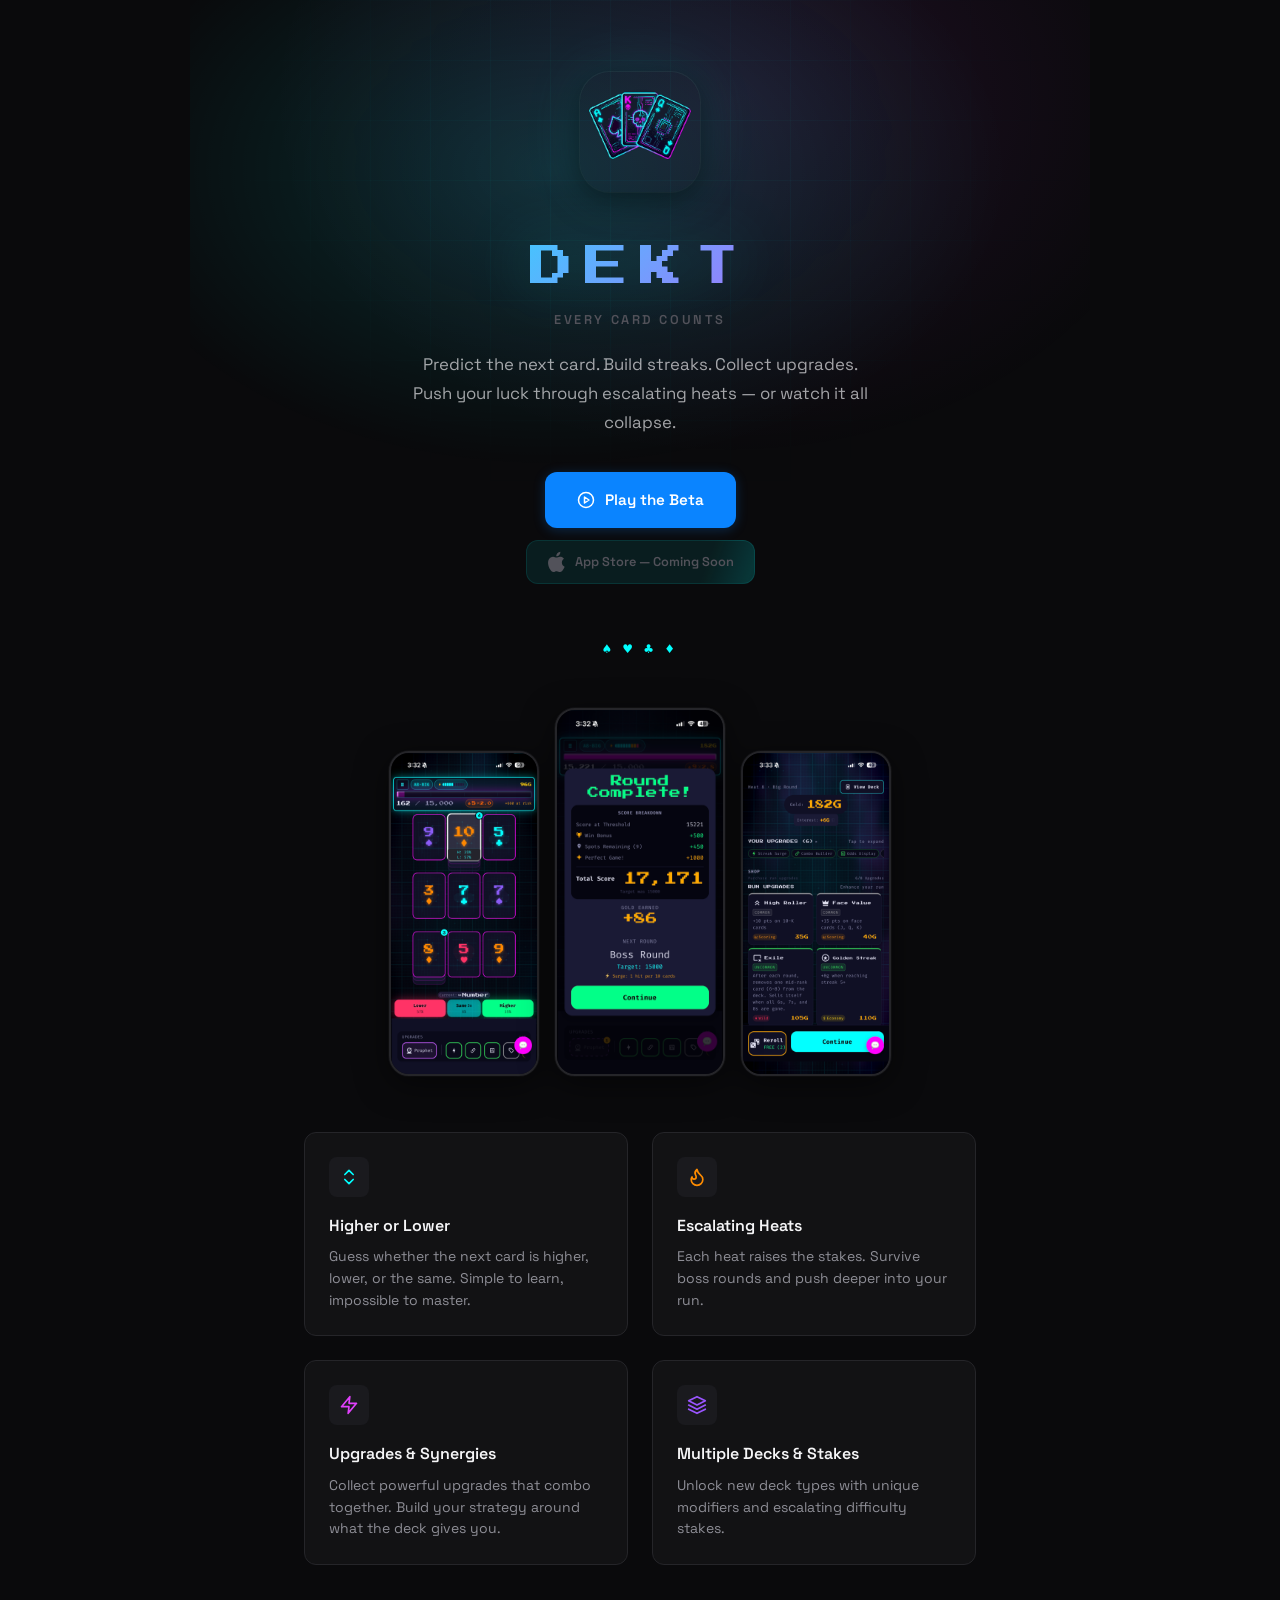
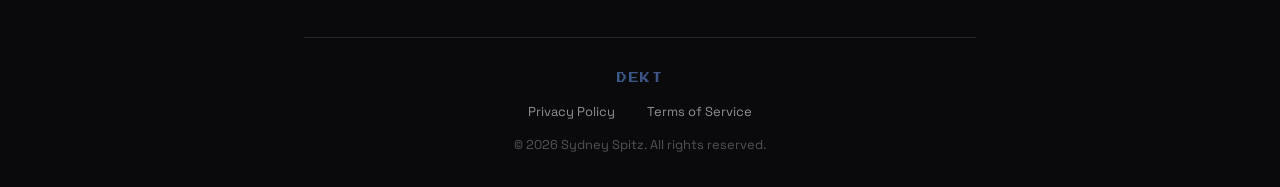
<file: index.html>
<!DOCTYPE html>
<html lang="en">
<head>
  <meta charset="UTF-8">
  <meta name="viewport" content="width=device-width, initial-scale=1.0">
  <title>DEKT — A Roguelike Card Game</title>
  <meta name="description" content="A cyberpunk card prediction roguelike. Draw cards, build streaks, collect upgrades, and push your luck through escalating heats.">
  <meta property="og:title" content="DEKT — A Roguelike Card Game">
  <meta property="og:description" content="A cyberpunk card prediction roguelike. Draw cards, build streaks, collect upgrades, and push your luck through escalating heats.">
  <meta property="og:type" content="website">
  <meta property="og:url" content="https://playdekt.com">
  <meta property="og:image" content="https://playdekt.com/icon.png">
  <meta name="theme-color" content="#0A0A0C">
  <link rel="icon" type="image/png" href="/icon.png">
  <link rel="apple-touch-icon" href="/icon.png">
  <link rel="stylesheet" href="style.css?v=7">
  <link rel="preconnect" href="https://fonts.googleapis.com">
  <link rel="preconnect" href="https://fonts.gstatic.com" crossorigin>
  <link href="https://fonts.googleapis.com/css2?family=Press+Start+2P&family=Space+Grotesk:wght@400;500;600;700&display=swap" rel="stylesheet">
</head>
<body>
  <div class="hero-glow" aria-hidden="true"></div>

  <div class="container">
    <header class="hero">
      <img src="icon.png" alt="DEKT app icon" class="app-icon" width="120" height="120">
      <h1 class="logo">DEKT</h1>
      <p class="tagline">Every card counts</p>
      <p class="description">Predict the next card. Build streaks. Collect upgrades. Push your luck through escalating heats — or watch it all collapse.</p>
      <div class="cta">
        <a href="https://testflight.apple.com/join/hnkQqm6F" class="btn btn-primary" target="_blank" rel="noopener">
          <span class="btn-icon">
            <svg width="18" height="18" viewBox="0 0 24 24" fill="none" stroke="currentColor" stroke-width="2" stroke-linecap="round" stroke-linejoin="round">
              <circle cx="12" cy="12" r="10"/>
              <polygon points="10 8 16 12 10 16 10 8"/>
            </svg>
          </span>
          Play the Beta
        </a>
        <span class="btn btn-coming-soon" role="status">
          <span class="btn-icon">
            <svg width="18" height="22" viewBox="0 0 20 24" fill="currentColor" xmlns="http://www.w3.org/2000/svg">
              <path d="M16.47 12.57c-.03-2.84 2.32-4.21 2.42-4.27-1.32-1.93-3.37-2.19-4.1-2.22-1.74-.18-3.41 1.03-4.29 1.03-.89 0-2.26-1.01-3.72-.98-1.91.03-3.68 1.12-4.66 2.84-1.99 3.46-.51 8.58 1.43 11.38.95 1.37 2.08 2.91 3.56 2.85 1.43-.06 1.97-.92 3.7-.92 1.72 0 2.22.92 3.73.89 1.54-.03 2.52-1.4 3.46-2.78 1.09-1.59 1.54-3.13 1.56-3.21-.03-.01-3-1.15-3.03-4.57l-.06-.04zM13.64 4.15c.79-.96 1.32-2.29 1.17-3.62-1.13.05-2.5.76-3.31 1.71-.73.84-1.37 2.19-1.2 3.48 1.26.1 2.55-.64 3.34-1.57z"/>
            </svg>
          </span>
          App Store — Coming Soon
        </span>
      </div>
    </header>

    <div class="suit-divider" aria-hidden="true">♠ ♥ ♣ ♦</div>

    <section class="screenshots">
      <div class="screenshots-track">
        <div class="phone-frame">
          <img src="screenshots/gameplay.png" alt="DEKT gameplay — 3x3 card grid with Higher/Lower/Same buttons" loading="lazy">
        </div>
        <div class="phone-frame">
          <img src="screenshots/score.png" alt="DEKT round complete — score breakdown with bonuses" loading="lazy">
        </div>
        <div class="phone-frame">
          <img src="screenshots/shop.png" alt="DEKT shop — browse and buy run upgrades" loading="lazy">
        </div>
      </div>
    </section>

    <section class="features">
      <div class="feature">
        <div class="feature-icon">
          <svg width="20" height="20" viewBox="0 0 24 24" fill="none" stroke="currentColor" stroke-width="2" stroke-linecap="round" stroke-linejoin="round">
            <path d="m7 15 5 5 5-5"/>
            <path d="m7 9 5-5 5 5"/>
          </svg>
        </div>
        <h3>Higher or Lower</h3>
        <p>Guess whether the next card is higher, lower, or the same. Simple to learn, impossible to master.</p>
      </div>
      <div class="feature">
        <div class="feature-icon">
          <svg width="20" height="20" viewBox="0 0 24 24" fill="none" stroke="currentColor" stroke-width="2" stroke-linecap="round" stroke-linejoin="round">
            <path d="M8.5 14.5A2.5 2.5 0 0 0 11 12c0-1.38-.5-2-1-3-1.072-2.143-.224-4.054 2-6 .5 2.5 2 4.9 4 6.5 2 1.6 3 3.5 3 5.5a7 7 0 1 1-14 0c0-1.153.433-2.294 1-3a2.5 2.5 0 0 0 2.5 2.5z"/>
          </svg>
        </div>
        <h3>Escalating Heats</h3>
        <p>Each heat raises the stakes. Survive boss rounds and push deeper into your run.</p>
      </div>
      <div class="feature">
        <div class="feature-icon">
          <svg width="20" height="20" viewBox="0 0 24 24" fill="none" stroke="currentColor" stroke-width="2" stroke-linecap="round" stroke-linejoin="round">
            <path d="M13 2 3 14h9l-1 8 10-12h-9l1-8z"/>
          </svg>
        </div>
        <h3>Upgrades &amp; Synergies</h3>
        <p>Collect powerful upgrades that combo together. Build your strategy around what the deck gives you.</p>
      </div>
      <div class="feature">
        <div class="feature-icon">
          <svg width="20" height="20" viewBox="0 0 24 24" fill="none" stroke="currentColor" stroke-width="2" stroke-linecap="round" stroke-linejoin="round">
            <polygon points="12 2 2 7 12 12 22 7"/>
            <polyline points="2 17 12 22 22 17"/>
            <polyline points="2 12 12 17 22 12"/>
          </svg>
        </div>
        <h3>Multiple Decks &amp; Stakes</h3>
        <p>Unlock new deck types with unique modifiers and escalating difficulty stakes.</p>
      </div>
    </section>

    <footer>
      <p class="footer-mark">DEKT</p>
      <nav class="footer-links">
        <a href="/privacy">Privacy Policy</a>
        <a href="/terms">Terms of Service</a>
      </nav>
      <p class="copyright">&copy; 2026 Sydney Spitz. All rights reserved.</p>
    </footer>
  </div>

  <div id="lightbox" style="position:fixed;inset:0;z-index:100;background:rgba(0,0,0,0.85);backdrop-filter:blur(8px);-webkit-backdrop-filter:blur(8px);display:flex;align-items:center;justify-content:center;cursor:pointer;opacity:0;pointer-events:none;transition:opacity 0.25s ease;">
    <img id="lightbox-img" alt="" style="max-height:85vh;max-width:90vw;width:auto;border-radius:16px;box-shadow:0 16px 64px rgba(0,0,0,0.6);transition:transform 0.25s ease;transform:scale(0.9);">
  </div>

  <script>
    const lightbox = document.getElementById('lightbox');
    const lightboxImg = document.getElementById('lightbox-img');

    document.querySelectorAll('.phone-frame img').forEach(img => {
      img.addEventListener('click', () => {
        lightboxImg.src = img.src;
        lightboxImg.alt = img.alt;
        lightbox.style.opacity = '1';
        lightbox.style.pointerEvents = 'auto';
        lightboxImg.style.transform = 'scale(1)';
      });
    });

    lightbox.addEventListener('click', () => {
      lightbox.style.opacity = '0';
      lightbox.style.pointerEvents = 'none';
      lightboxImg.style.transform = 'scale(0.9)';
    });
  </script>
</body>
</html>
</file>
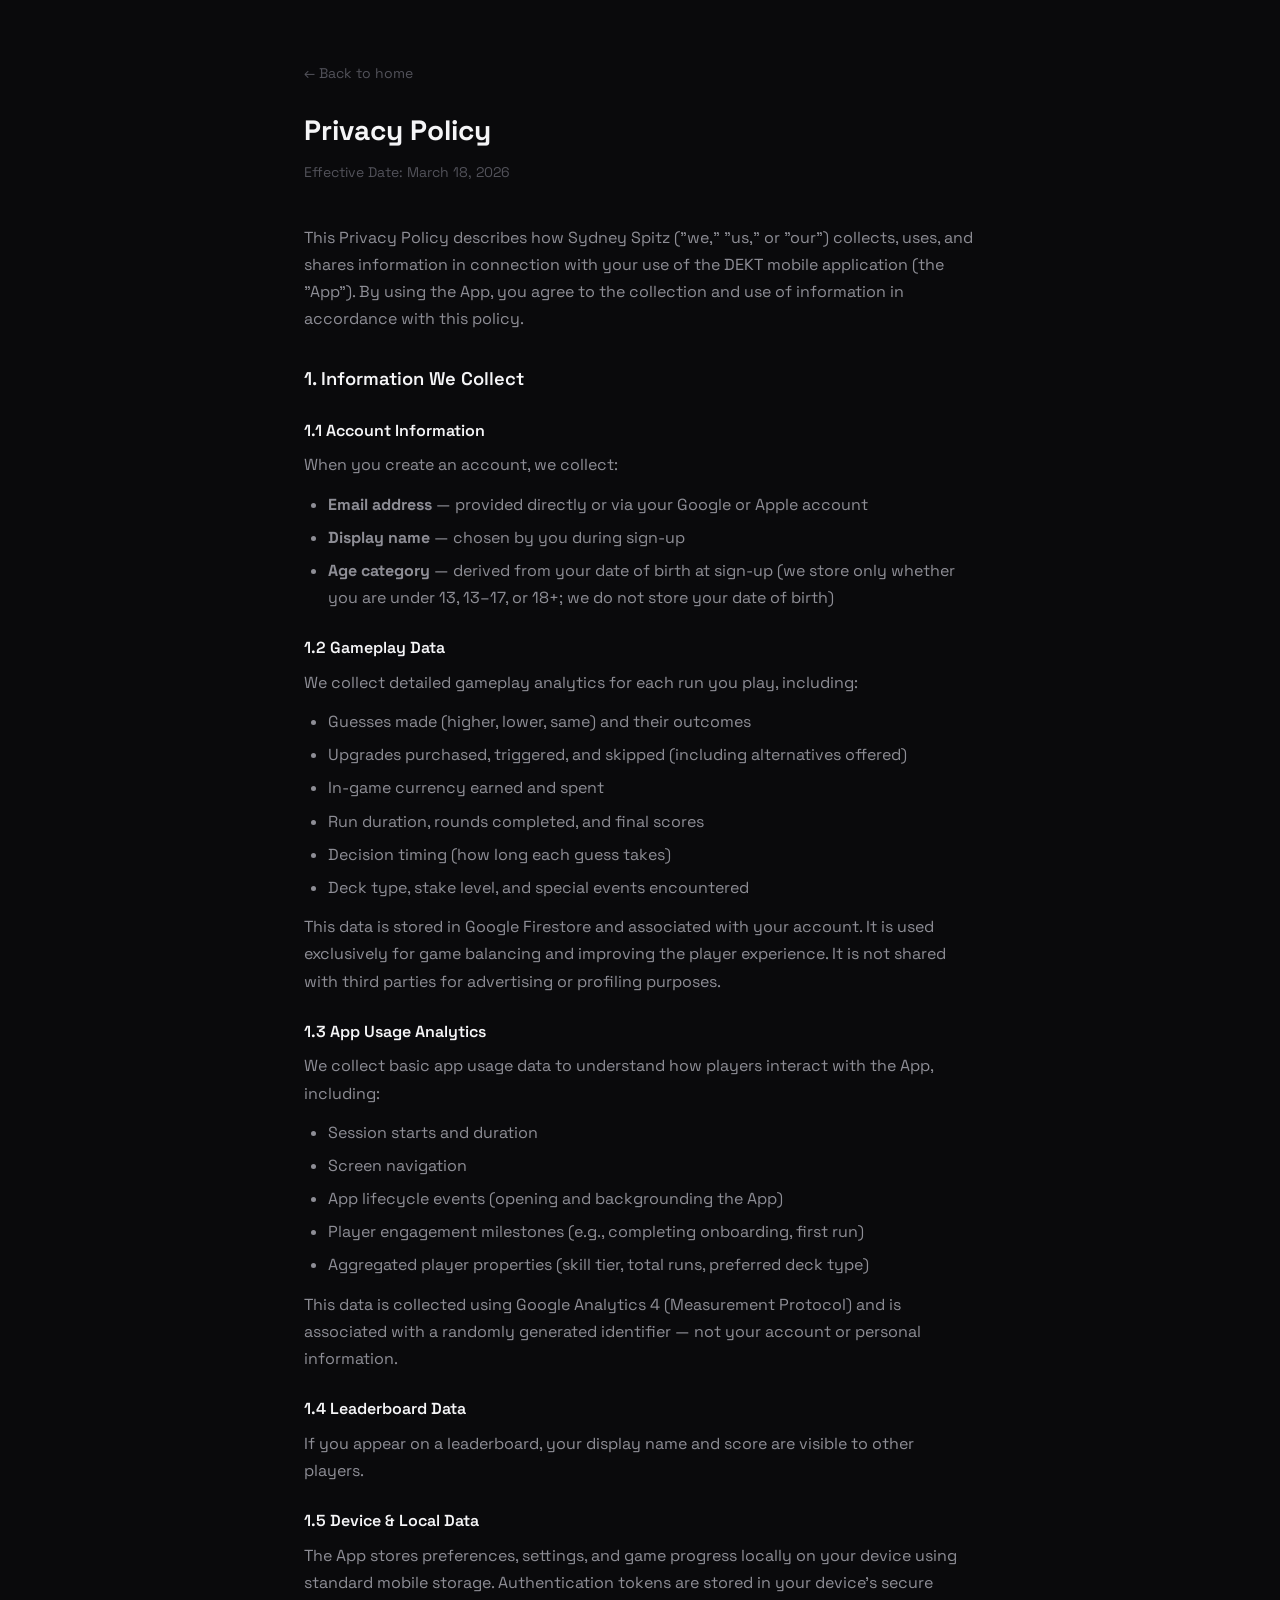
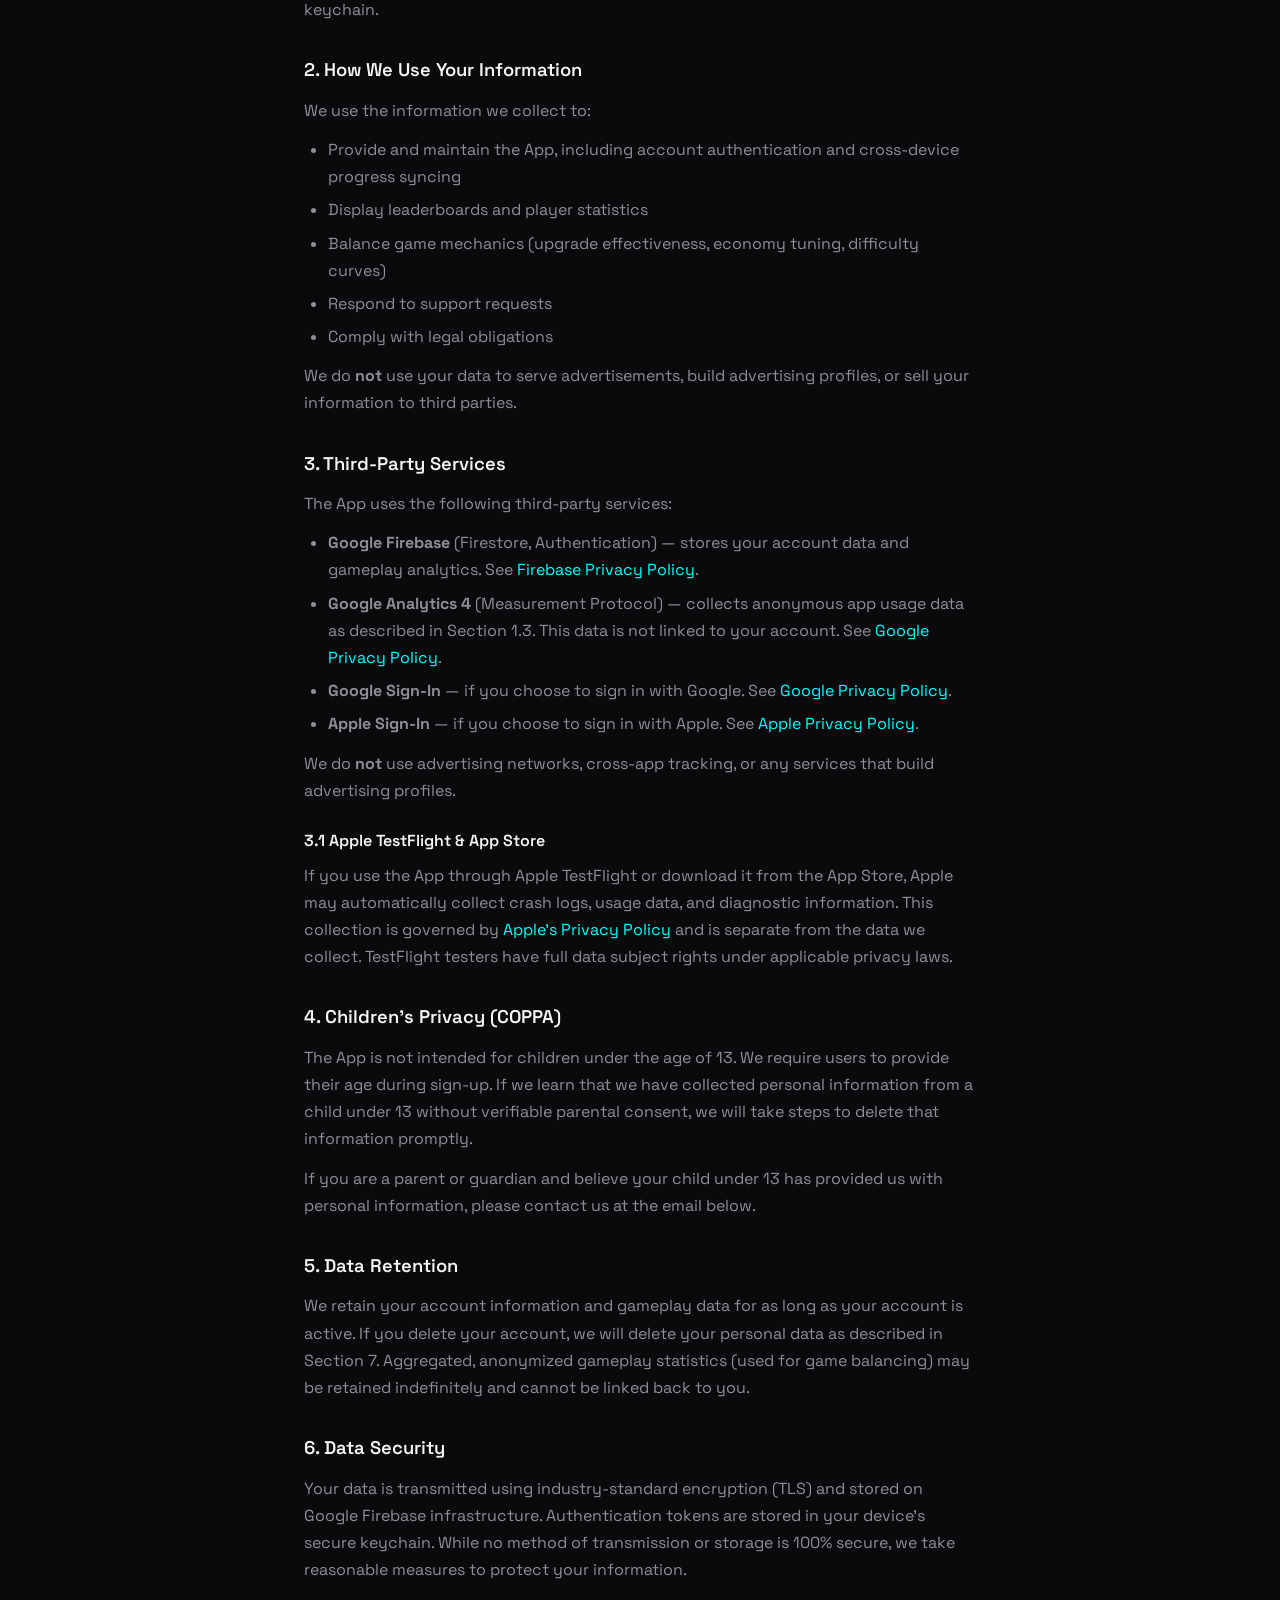
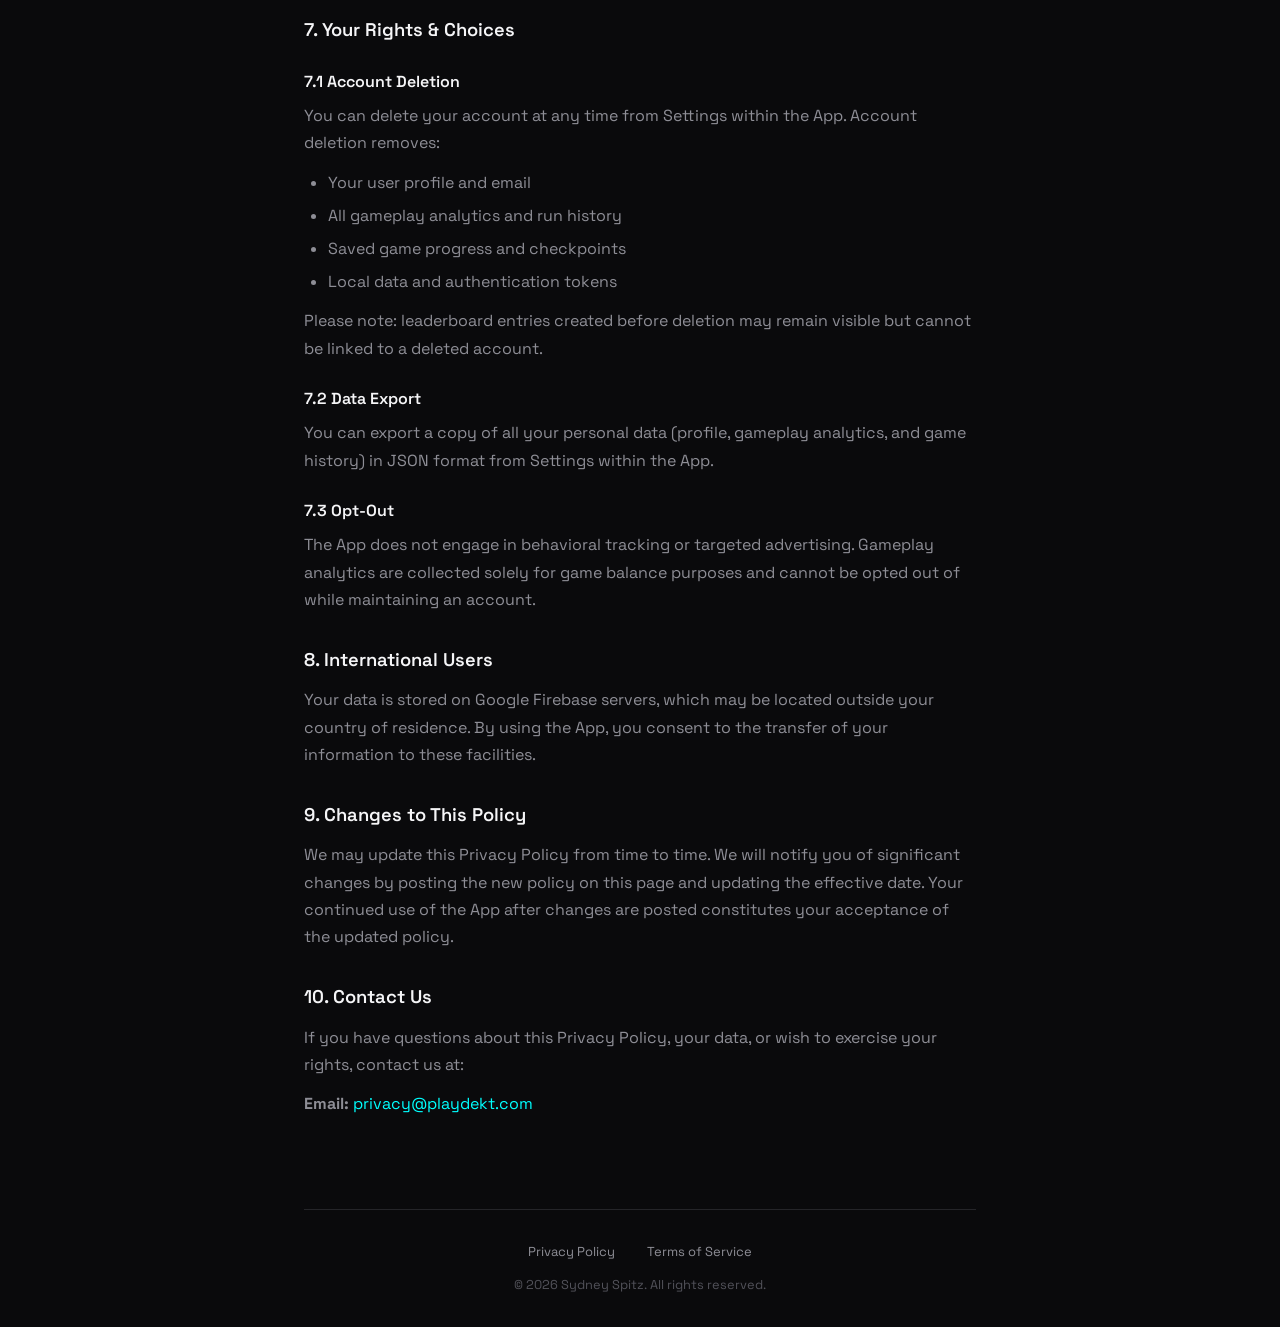
<file: privacy.html>
<!DOCTYPE html>
<html lang="en">
<head>
  <meta charset="UTF-8">
  <meta name="viewport" content="width=device-width, initial-scale=1.0">
  <title>Privacy Policy — DEKT</title>
  <meta name="description" content="Privacy Policy for DEKT mobile game.">
  <meta name="theme-color" content="#0A0A0C">
  <link rel="icon" type="image/png" href="/icon.png">
  <link rel="apple-touch-icon" href="/icon.png">
  <link rel="stylesheet" href="style.css?v=5">
  <link rel="preconnect" href="https://fonts.googleapis.com">
  <link rel="preconnect" href="https://fonts.gstatic.com" crossorigin>
  <link href="https://fonts.googleapis.com/css2?family=Press+Start+2P&family=Space+Grotesk:wght@400;500;600;700&display=swap" rel="stylesheet">
</head>
<body>
  <div class="container">
    <section class="legal">
      <a href="/" class="back-link">&larr; Back to home</a>
      <div class="legal-header">
        <h1>Privacy Policy</h1>
        <p class="effective-date">Effective Date: March 18, 2026</p>
      </div>
      <div class="legal-content">

        <p>This Privacy Policy describes how Sydney Spitz ("we," "us," or "our") collects, uses, and shares information in connection with your use of the DEKT mobile application (the "App"). By using the App, you agree to the collection and use of information in accordance with this policy.</p>

        <h2>1. Information We Collect</h2>

        <h3>1.1 Account Information</h3>
        <p>When you create an account, we collect:</p>
        <ul>
          <li><strong>Email address</strong> — provided directly or via your Google or Apple account</li>
          <li><strong>Display name</strong> — chosen by you during sign-up</li>
          <li><strong>Age category</strong> — derived from your date of birth at sign-up (we store only whether you are under 13, 13&ndash;17, or 18+; we do not store your date of birth)</li>
        </ul>

        <h3>1.2 Gameplay Data</h3>
        <p>We collect detailed gameplay analytics for each run you play, including:</p>
        <ul>
          <li>Guesses made (higher, lower, same) and their outcomes</li>
          <li>Upgrades purchased, triggered, and skipped (including alternatives offered)</li>
          <li>In-game currency earned and spent</li>
          <li>Run duration, rounds completed, and final scores</li>
          <li>Decision timing (how long each guess takes)</li>
          <li>Deck type, stake level, and special events encountered</li>
        </ul>
        <p>This data is stored in Google Firestore and associated with your account. It is used exclusively for game balancing and improving the player experience. It is not shared with third parties for advertising or profiling purposes.</p>

        <h3>1.3 App Usage Analytics</h3>
        <p>We collect basic app usage data to understand how players interact with the App, including:</p>
        <ul>
          <li>Session starts and duration</li>
          <li>Screen navigation</li>
          <li>App lifecycle events (opening and backgrounding the App)</li>
          <li>Player engagement milestones (e.g., completing onboarding, first run)</li>
          <li>Aggregated player properties (skill tier, total runs, preferred deck type)</li>
        </ul>
        <p>This data is collected using Google Analytics 4 (Measurement Protocol) and is associated with a randomly generated identifier &mdash; not your account or personal information.</p>

        <h3>1.4 Leaderboard Data</h3>
        <p>If you appear on a leaderboard, your display name and score are visible to other players.</p>

        <h3>1.5 Device &amp; Local Data</h3>
        <p>The App stores preferences, settings, and game progress locally on your device using standard mobile storage. Authentication tokens are stored in your device's secure keychain.</p>

        <h2>2. How We Use Your Information</h2>
        <p>We use the information we collect to:</p>
        <ul>
          <li>Provide and maintain the App, including account authentication and cross-device progress syncing</li>
          <li>Display leaderboards and player statistics</li>
          <li>Balance game mechanics (upgrade effectiveness, economy tuning, difficulty curves)</li>
          <li>Respond to support requests</li>
          <li>Comply with legal obligations</li>
        </ul>
        <p>We do <strong>not</strong> use your data to serve advertisements, build advertising profiles, or sell your information to third parties.</p>

        <h2>3. Third-Party Services</h2>
        <p>The App uses the following third-party services:</p>
        <ul>
          <li><strong>Google Firebase</strong> (Firestore, Authentication) — stores your account data and gameplay analytics. See <a href="https://firebase.google.com/support/privacy" rel="noopener noreferrer" target="_blank">Firebase Privacy Policy</a>.</li>
          <li><strong>Google Analytics 4</strong> (Measurement Protocol) — collects anonymous app usage data as described in Section 1.3. This data is not linked to your account. See <a href="https://policies.google.com/privacy" rel="noopener noreferrer" target="_blank">Google Privacy Policy</a>.</li>
          <li><strong>Google Sign-In</strong> — if you choose to sign in with Google. See <a href="https://policies.google.com/privacy" rel="noopener noreferrer" target="_blank">Google Privacy Policy</a>.</li>
          <li><strong>Apple Sign-In</strong> — if you choose to sign in with Apple. See <a href="https://www.apple.com/legal/privacy/" rel="noopener noreferrer" target="_blank">Apple Privacy Policy</a>.</li>
        </ul>
        <p>We do <strong>not</strong> use advertising networks, cross-app tracking, or any services that build advertising profiles.</p>

        <h3>3.1 Apple TestFlight &amp; App Store</h3>
        <p>If you use the App through Apple TestFlight or download it from the App Store, Apple may automatically collect crash logs, usage data, and diagnostic information. This collection is governed by <a href="https://www.apple.com/legal/privacy/" rel="noopener noreferrer" target="_blank">Apple&rsquo;s Privacy Policy</a> and is separate from the data we collect. TestFlight testers have full data subject rights under applicable privacy laws.</p>

        <h2>4. Children's Privacy (COPPA)</h2>
        <p>The App is not intended for children under the age of 13. We require users to provide their age during sign-up. If we learn that we have collected personal information from a child under 13 without verifiable parental consent, we will take steps to delete that information promptly.</p>
        <p>If you are a parent or guardian and believe your child under 13 has provided us with personal information, please contact us at the email below.</p>

        <h2>5. Data Retention</h2>
        <p>We retain your account information and gameplay data for as long as your account is active. If you delete your account, we will delete your personal data as described in Section 7. Aggregated, anonymized gameplay statistics (used for game balancing) may be retained indefinitely and cannot be linked back to you.</p>

        <h2>6. Data Security</h2>
        <p>Your data is transmitted using industry-standard encryption (TLS) and stored on Google Firebase infrastructure. Authentication tokens are stored in your device's secure keychain. While no method of transmission or storage is 100% secure, we take reasonable measures to protect your information.</p>

        <h2>7. Your Rights &amp; Choices</h2>

        <h3>7.1 Account Deletion</h3>
        <p>You can delete your account at any time from Settings within the App. Account deletion removes:</p>
        <ul>
          <li>Your user profile and email</li>
          <li>All gameplay analytics and run history</li>
          <li>Saved game progress and checkpoints</li>
          <li>Local data and authentication tokens</li>
        </ul>
        <p>Please note: leaderboard entries created before deletion may remain visible but cannot be linked to a deleted account.</p>

        <h3>7.2 Data Export</h3>
        <p>You can export a copy of all your personal data (profile, gameplay analytics, and game history) in JSON format from Settings within the App.</p>

        <h3>7.3 Opt-Out</h3>
        <p>The App does not engage in behavioral tracking or targeted advertising. Gameplay analytics are collected solely for game balance purposes and cannot be opted out of while maintaining an account.</p>

        <h2>8. International Users</h2>
        <p>Your data is stored on Google Firebase servers, which may be located outside your country of residence. By using the App, you consent to the transfer of your information to these facilities.</p>

        <h2>9. Changes to This Policy</h2>
        <p>We may update this Privacy Policy from time to time. We will notify you of significant changes by posting the new policy on this page and updating the effective date. Your continued use of the App after changes are posted constitutes your acceptance of the updated policy.</p>

        <h2>10. Contact Us</h2>
        <p>If you have questions about this Privacy Policy, your data, or wish to exercise your rights, contact us at:</p>
        <p><strong>Email:</strong> <a href="mailto:privacy@playdekt.com">privacy@playdekt.com</a></p>
      </div>
    </section>

    <footer>
      <nav class="footer-links">
        <a href="/privacy">Privacy Policy</a>
        <a href="/terms">Terms of Service</a>
      </nav>
      <p class="copyright">&copy; 2026 Sydney Spitz. All rights reserved.</p>
    </footer>
  </div>
</body>
</html>
</file>
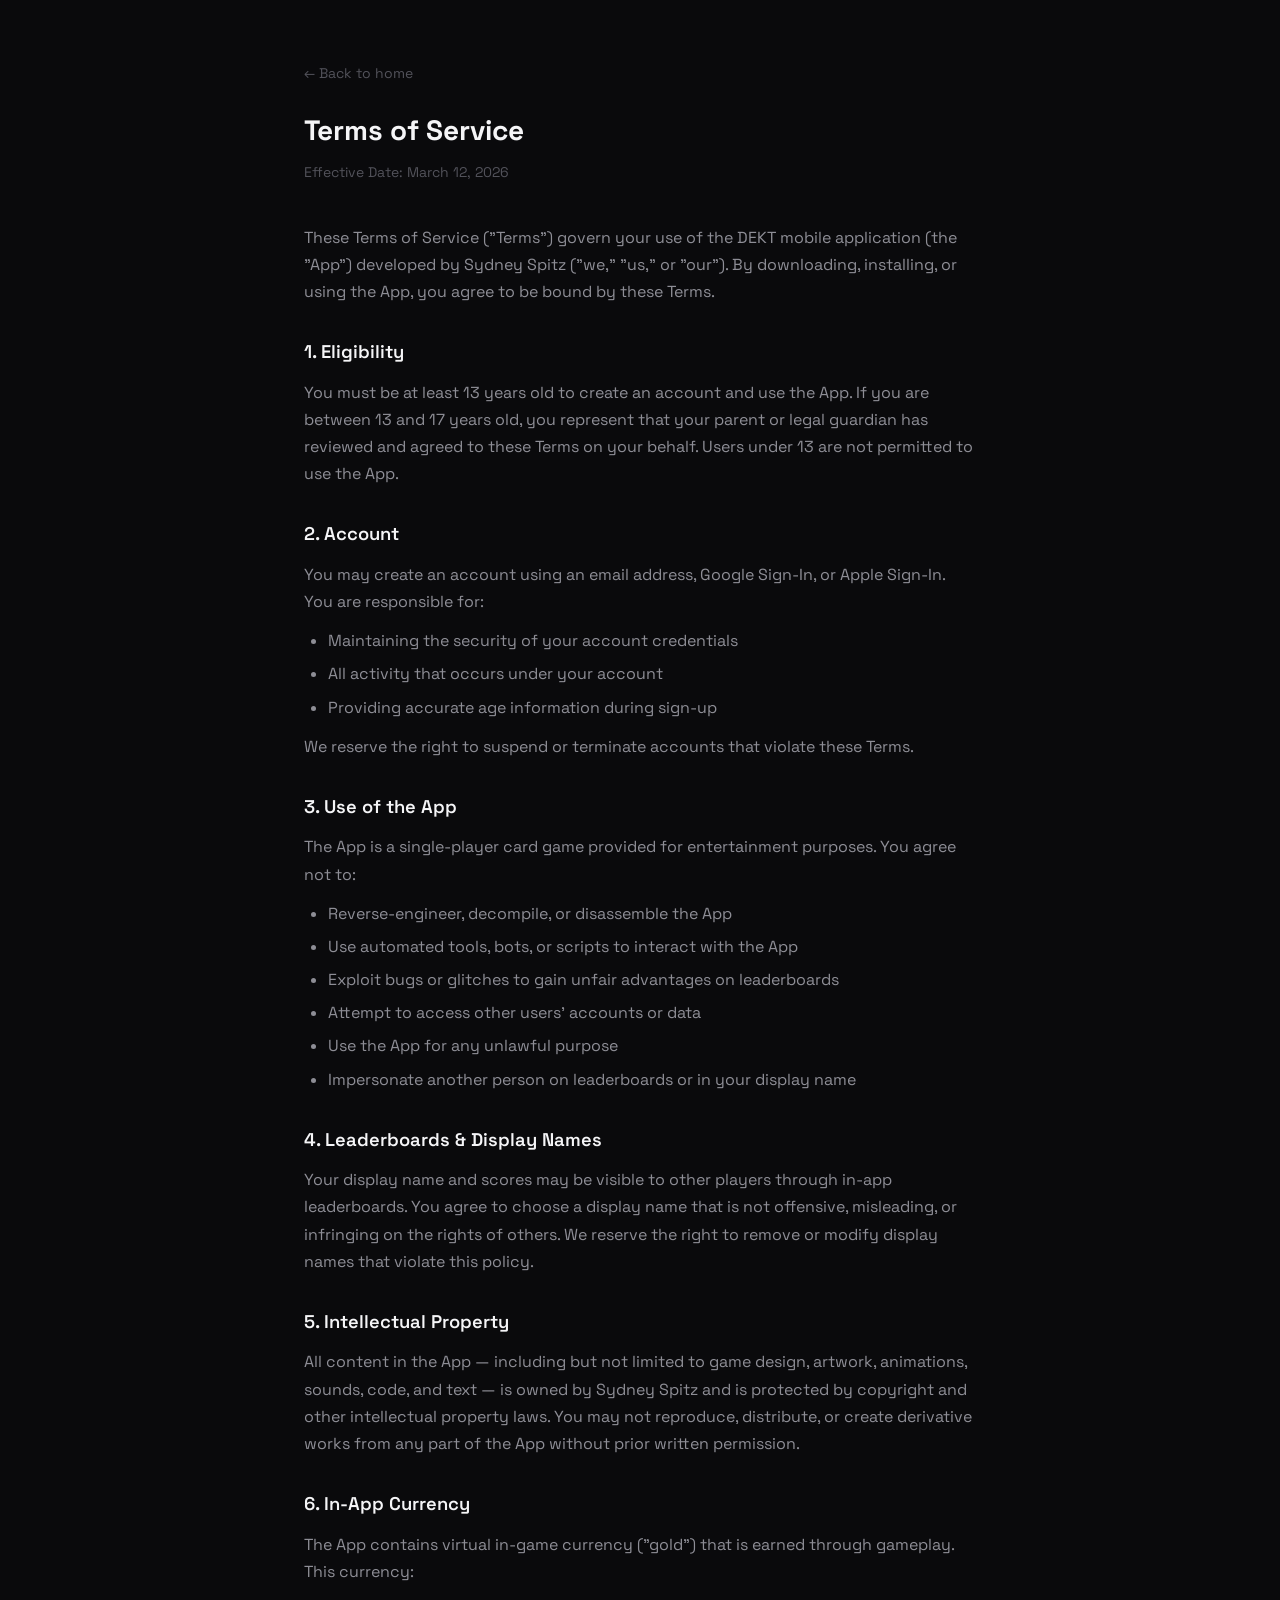
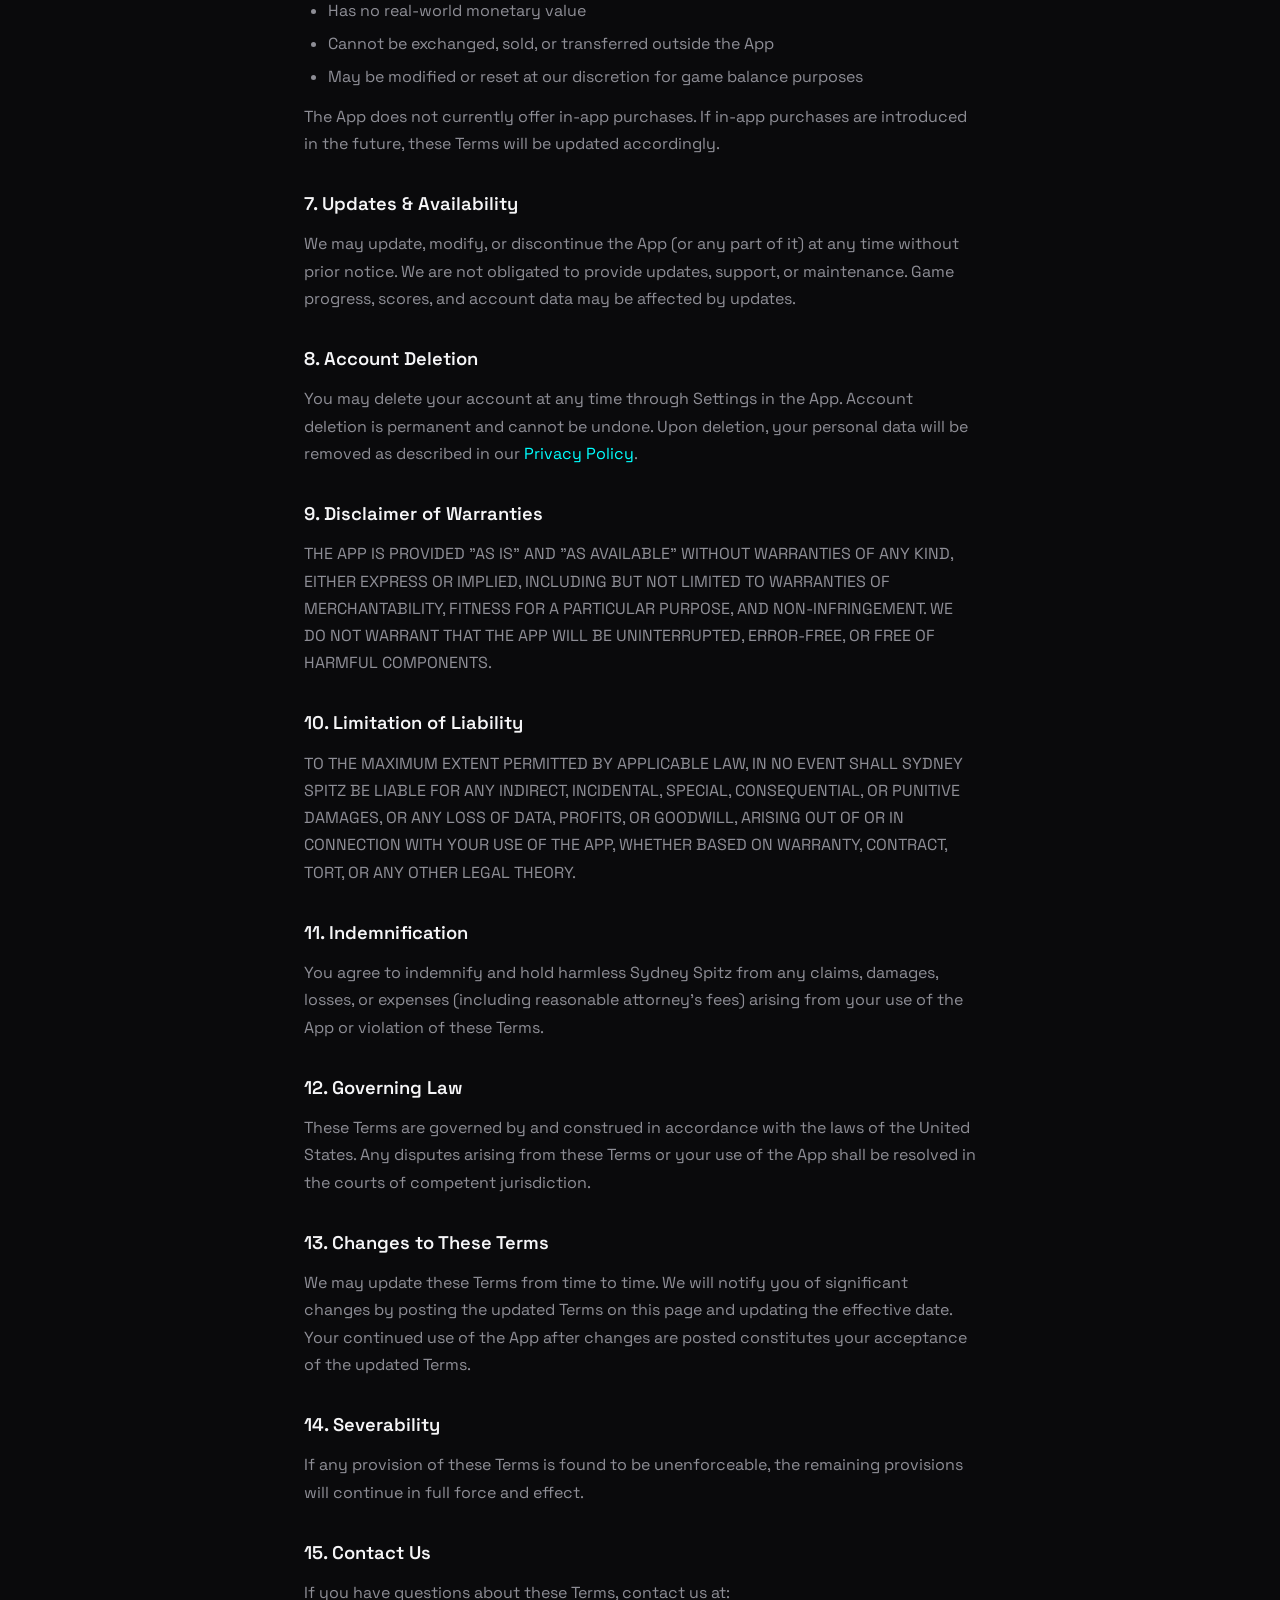
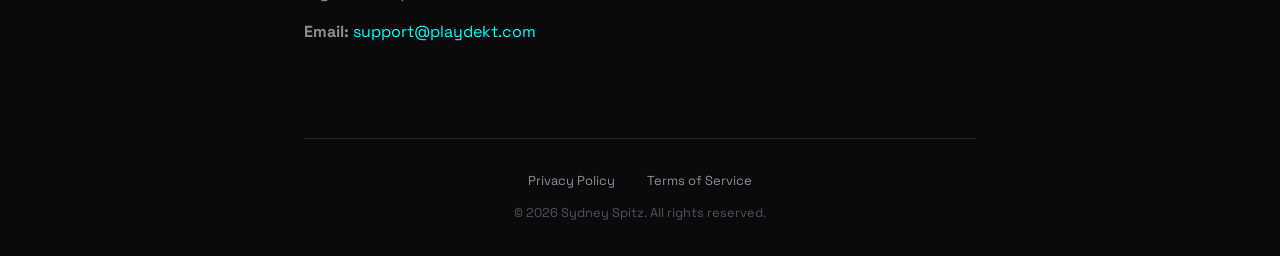
<file: terms.html>
<!DOCTYPE html>
<html lang="en">
<head>
  <meta charset="UTF-8">
  <meta name="viewport" content="width=device-width, initial-scale=1.0">
  <title>Terms of Service — DEKT</title>
  <meta name="description" content="Terms of Service for DEKT mobile game.">
  <meta name="theme-color" content="#0A0A0C">
  <link rel="icon" type="image/png" href="/icon.png">
  <link rel="apple-touch-icon" href="/icon.png">
  <link rel="stylesheet" href="style.css?v=5">
  <link rel="preconnect" href="https://fonts.googleapis.com">
  <link rel="preconnect" href="https://fonts.gstatic.com" crossorigin>
  <link href="https://fonts.googleapis.com/css2?family=Press+Start+2P&family=Space+Grotesk:wght@400;500;600;700&display=swap" rel="stylesheet">
</head>
<body>
  <div class="container">
    <section class="legal">
      <a href="/" class="back-link">&larr; Back to home</a>
      <div class="legal-header">
        <h1>Terms of Service</h1>
        <p class="effective-date">Effective Date: March 12, 2026</p>
      </div>
      <div class="legal-content">

        <p>These Terms of Service ("Terms") govern your use of the DEKT mobile application (the "App") developed by Sydney Spitz ("we," "us," or "our"). By downloading, installing, or using the App, you agree to be bound by these Terms.</p>

        <h2>1. Eligibility</h2>
        <p>You must be at least 13 years old to create an account and use the App. If you are between 13 and 17 years old, you represent that your parent or legal guardian has reviewed and agreed to these Terms on your behalf. Users under 13 are not permitted to use the App.</p>

        <h2>2. Account</h2>
        <p>You may create an account using an email address, Google Sign-In, or Apple Sign-In. You are responsible for:</p>
        <ul>
          <li>Maintaining the security of your account credentials</li>
          <li>All activity that occurs under your account</li>
          <li>Providing accurate age information during sign-up</li>
        </ul>
        <p>We reserve the right to suspend or terminate accounts that violate these Terms.</p>

        <h2>3. Use of the App</h2>
        <p>The App is a single-player card game provided for entertainment purposes. You agree not to:</p>
        <ul>
          <li>Reverse-engineer, decompile, or disassemble the App</li>
          <li>Use automated tools, bots, or scripts to interact with the App</li>
          <li>Exploit bugs or glitches to gain unfair advantages on leaderboards</li>
          <li>Attempt to access other users' accounts or data</li>
          <li>Use the App for any unlawful purpose</li>
          <li>Impersonate another person on leaderboards or in your display name</li>
        </ul>

        <h2>4. Leaderboards &amp; Display Names</h2>
        <p>Your display name and scores may be visible to other players through in-app leaderboards. You agree to choose a display name that is not offensive, misleading, or infringing on the rights of others. We reserve the right to remove or modify display names that violate this policy.</p>

        <h2>5. Intellectual Property</h2>
        <p>All content in the App — including but not limited to game design, artwork, animations, sounds, code, and text — is owned by Sydney Spitz and is protected by copyright and other intellectual property laws. You may not reproduce, distribute, or create derivative works from any part of the App without prior written permission.</p>

        <h2>6. In-App Currency</h2>
        <p>The App contains virtual in-game currency ("gold") that is earned through gameplay. This currency:</p>
        <ul>
          <li>Has no real-world monetary value</li>
          <li>Cannot be exchanged, sold, or transferred outside the App</li>
          <li>May be modified or reset at our discretion for game balance purposes</li>
        </ul>
        <p>The App does not currently offer in-app purchases. If in-app purchases are introduced in the future, these Terms will be updated accordingly.</p>

        <h2>7. Updates &amp; Availability</h2>
        <p>We may update, modify, or discontinue the App (or any part of it) at any time without prior notice. We are not obligated to provide updates, support, or maintenance. Game progress, scores, and account data may be affected by updates.</p>

        <h2>8. Account Deletion</h2>
        <p>You may delete your account at any time through Settings in the App. Account deletion is permanent and cannot be undone. Upon deletion, your personal data will be removed as described in our <a href="/privacy">Privacy Policy</a>.</p>

        <h2>9. Disclaimer of Warranties</h2>
        <p>THE APP IS PROVIDED "AS IS" AND "AS AVAILABLE" WITHOUT WARRANTIES OF ANY KIND, EITHER EXPRESS OR IMPLIED, INCLUDING BUT NOT LIMITED TO WARRANTIES OF MERCHANTABILITY, FITNESS FOR A PARTICULAR PURPOSE, AND NON-INFRINGEMENT. WE DO NOT WARRANT THAT THE APP WILL BE UNINTERRUPTED, ERROR-FREE, OR FREE OF HARMFUL COMPONENTS.</p>

        <h2>10. Limitation of Liability</h2>
        <p>TO THE MAXIMUM EXTENT PERMITTED BY APPLICABLE LAW, IN NO EVENT SHALL SYDNEY SPITZ BE LIABLE FOR ANY INDIRECT, INCIDENTAL, SPECIAL, CONSEQUENTIAL, OR PUNITIVE DAMAGES, OR ANY LOSS OF DATA, PROFITS, OR GOODWILL, ARISING OUT OF OR IN CONNECTION WITH YOUR USE OF THE APP, WHETHER BASED ON WARRANTY, CONTRACT, TORT, OR ANY OTHER LEGAL THEORY.</p>

        <h2>11. Indemnification</h2>
        <p>You agree to indemnify and hold harmless Sydney Spitz from any claims, damages, losses, or expenses (including reasonable attorney's fees) arising from your use of the App or violation of these Terms.</p>

        <h2>12. Governing Law</h2>
        <p>These Terms are governed by and construed in accordance with the laws of the United States. Any disputes arising from these Terms or your use of the App shall be resolved in the courts of competent jurisdiction.</p>

        <h2>13. Changes to These Terms</h2>
        <p>We may update these Terms from time to time. We will notify you of significant changes by posting the updated Terms on this page and updating the effective date. Your continued use of the App after changes are posted constitutes your acceptance of the updated Terms.</p>

        <h2>14. Severability</h2>
        <p>If any provision of these Terms is found to be unenforceable, the remaining provisions will continue in full force and effect.</p>

        <h2>15. Contact Us</h2>
        <p>If you have questions about these Terms, contact us at:</p>
        <p><strong>Email:</strong> <a href="mailto:support@playdekt.com">support@playdekt.com</a></p>
      </div>
    </section>

    <footer>
      <nav class="footer-links">
        <a href="/privacy">Privacy Policy</a>
        <a href="/terms">Terms of Service</a>
      </nav>
      <p class="copyright">&copy; 2026 Sydney Spitz. All rights reserved.</p>
    </footer>
  </div>
</body>
</html>
</file>
<file: style.css>
/* ── Reset & Base ────────────────────────────────── */
*, *::before, *::after {
  margin: 0;
  padding: 0;
  box-sizing: border-box;
}

:root {
  /* Colors — DEKT brand guide */
  --bg:             #0A0A0C;
  --bg-surface:     #121214;
  --bg-elevated:    #1A1A1E;
  --text-primary:   #F5F5F7;
  --text-secondary: #8E8E96;
  --text-muted:     #52525A;
  --cyan:           #00FFFF;
  --magenta:        #E040FB;
  --accent:         #0A84FF;
  --accent-hover:   #339FFF;
  --cyan-glow:      rgba(0, 255, 255, 0.15);
  --magenta-glow:   rgba(224, 64, 251, 0.1);
  --border:         #252529;
  --border-hover:   #38383D;

  /* Typography */
  --font:      'Space Grotesk', system-ui, -apple-system, sans-serif;
  --font-pixel: 'Press Start 2P', monospace;

  /* Radii */
  --radius-sm:  8px;
  --radius:     12px;
  --radius-lg:  16px;
  --radius-xl:  20px;
}

html {
  font-size: 16px;
  -webkit-text-size-adjust: 100%;
}

body {
  font-family: var(--font);
  background: var(--bg);
  color: var(--text-primary);
  line-height: 1.6;
  min-height: 100vh;
  -webkit-font-smoothing: antialiased;
  -moz-osx-font-smoothing: grayscale;
  overflow-x: hidden;
}

::selection {
  background: rgba(0, 255, 255, 0.25);
  color: var(--text-primary);
}

/* ── Layout ──────────────────────────────────────── */
.container {
  max-width: 720px;
  margin: 0 auto;
  padding: 0 24px;
}

/* ── Ambient Background ──────────────────────────── */
.hero-glow {
  position: fixed;
  top: -20%;
  left: 50%;
  transform: translateX(-50%);
  width: 900px;
  height: 700px;
  background:
    radial-gradient(ellipse at 40% 50%, var(--cyan-glow) 0%, transparent 60%),
    radial-gradient(ellipse at 60% 40%, var(--magenta-glow) 0%, transparent 60%);
  pointer-events: none;
  z-index: 0;
  animation: glowPulse 8s ease-in-out infinite alternate;
}

/* Subtle grid overlay */
.hero-glow::after {
  content: '';
  position: absolute;
  inset: 0;
  background-image:
    linear-gradient(rgba(0, 255, 255, 0.03) 1px, transparent 1px),
    linear-gradient(90deg, rgba(0, 255, 255, 0.03) 1px, transparent 1px);
  background-size: 60px 60px;
  mask-image: radial-gradient(ellipse at center, black 20%, transparent 70%);
  -webkit-mask-image: radial-gradient(ellipse at center, black 20%, transparent 70%);
}

/* ── Hero ─────────────────────────────────────────── */
.hero {
  position: relative;
  z-index: 1;
  text-align: center;
  padding: 72px 0 48px;
}

.app-icon {
  width: 120px;
  height: 120px;
  border-radius: 25%;
  box-shadow:
    0 8px 32px rgba(0, 0, 0, 0.5),
    0 0 0 1px rgba(255, 255, 255, 0.06),
    0 0 60px rgba(0, 255, 255, 0.12);
  margin-bottom: 32px;
  transition: transform 0.3s ease-out, box-shadow 0.3s ease-out;
  animation: fadeUp 0.5s ease-out both;
}

.app-icon:hover {
  transform: scale(1.05);
  box-shadow:
    0 12px 48px rgba(0, 0, 0, 0.6),
    0 0 0 1px rgba(0, 255, 255, 0.15),
    0 0 80px rgba(0, 255, 255, 0.2),
    0 0 120px rgba(224, 64, 251, 0.08);
}

/* ── Logo (Press Start 2P wordmark) ──────────────── */
.logo {
  font-family: var(--font-pixel);
  font-size: 2.75rem;
  font-weight: 400;
  letter-spacing: 0.25em;
  background: linear-gradient(135deg, var(--cyan) 0%, var(--magenta) 100%);
  -webkit-background-clip: text;
  -webkit-text-fill-color: transparent;
  background-clip: text;
  filter: drop-shadow(0 0 30px rgba(0, 255, 255, 0.25));
  margin-bottom: 8px;
  animation: fadeUp 0.5s ease-out 0.08s both;
}

.tagline {
  font-size: 0.8rem;
  color: var(--text-muted);
  letter-spacing: 0.2em;
  text-transform: uppercase;
  font-weight: 600;
  margin-bottom: 20px;
  animation: fadeUp 0.5s ease-out 0.16s both;
}

.description {
  font-size: 1.05rem;
  color: rgba(245, 245, 247, 0.65);
  max-width: 460px;
  margin: 0 auto 36px;
  line-height: 1.7;
  animation: fadeUp 0.5s ease-out 0.24s both;
}

/* ── CTA Button ──────────────────────────────────── */
.cta {
  display: flex;
  flex-direction: column;
  align-items: center;
  gap: 12px;
  animation: fadeUp 0.5s ease-out 0.32s both;
}

.btn {
  display: inline-flex;
  align-items: center;
  gap: 10px;
  padding: 16px 32px;
  border-radius: var(--radius);
  font-family: var(--font);
  font-size: 0.95rem;
  font-weight: 600;
  text-decoration: none;
  transition: all 0.2s ease;
  cursor: pointer;
  border: none;
}

.btn-primary {
  background: var(--accent);
  color: #fff;
  box-shadow: 0 2px 12px rgba(10, 132, 255, 0.25);
}

.btn-primary:hover {
  background: var(--accent-hover);
  box-shadow: 0 4px 20px rgba(10, 132, 255, 0.35);
  transform: translateY(-1px);
}

.btn-coming-soon {
  background: linear-gradient(
    110deg,
    rgba(0, 255, 255, 0.08) 0%,
    rgba(0, 255, 255, 0.08) 40%,
    rgba(0, 255, 255, 0.18) 50%,
    rgba(0, 255, 255, 0.08) 60%,
    rgba(0, 255, 255, 0.08) 100%
  );
  background-size: 200% 100%;
  color: var(--text-muted);
  border: 1px solid rgba(0, 255, 255, 0.1);
  box-shadow: none;
  cursor: default;
  font-size: 0.8rem;
  padding: 10px 20px;
  animation: fadeUp 0.5s ease-out 0.4s both, shimmer 4s ease-in-out 1.5s infinite;
}

.btn:focus-visible {
  outline: 2px solid var(--cyan);
  outline-offset: 2px;
}

.btn-icon {
  display: flex;
  align-items: center;
}

.suit-divider {
  display: flex;
  justify-content: center;
  gap: 24px;
  padding: 8px 0 0;
  font-size: 0.75rem;
  color: var(--cyan);
  opacity: 0.25;
  letter-spacing: 0.3em;
  animation: fadeUp 0.5s ease-out 0.36s both;
}

/* ── Screenshots ─────────────────────────────────── */
.screenshots {
  position: relative;
  z-index: 1;
  padding: 32px 0 8px;
  animation: fadeUp 0.5s ease-out 0.38s both;
}

.screenshots-track {
  display: flex;
  justify-content: center;
  align-items: flex-end;
  gap: 16px;
  padding: 16px 0;
}

.phone-frame {
  flex-shrink: 0;
  width: 150px;
  height: 325px;
  border-radius: 20px;
  overflow: hidden;
  background: var(--bg-surface);
  border: 2px solid var(--border);
  box-shadow:
    0 8px 32px rgba(0, 0, 0, 0.5),
    0 0 0 1px rgba(255, 255, 255, 0.04);
  transition: transform 0.3s ease, border-color 0.3s ease, box-shadow 0.3s ease;
}

.phone-frame:nth-child(2) {
  width: 170px;
  height: 368px;
  z-index: 1;
}

.phone-frame:hover {
  transform: translateY(-4px);
  border-color: rgba(0, 255, 255, 0.2);
  box-shadow:
    0 12px 40px rgba(0, 0, 0, 0.6),
    0 0 40px rgba(0, 255, 255, 0.08);
}

.phone-frame img {
  width: 100%;
  height: 100%;
  object-fit: cover;
  object-position: top;
  display: block;
  cursor: pointer;
}

/* ── Lightbox ────────────────────────────────────── */
.lightbox {
  position: fixed;
  inset: 0;
  z-index: 100;
  background: rgba(0, 0, 0, 0.85);
  backdrop-filter: blur(8px);
  -webkit-backdrop-filter: blur(8px);
  display: flex;
  align-items: center;
  justify-content: center;
  cursor: pointer;
  opacity: 0;
  pointer-events: none;
  transition: opacity 0.25s ease;
}

.lightbox.active {
  opacity: 1;
  pointer-events: auto;
}

.lightbox img {
  max-height: 85vh;
  max-width: 90vw;
  width: auto;
  border-radius: 16px;
  box-shadow: 0 16px 64px rgba(0, 0, 0, 0.6);
  transition: transform 0.25s ease;
  transform: scale(0.9);
}

.lightbox.active img {
  transform: scale(1);
}

/* ── Features ────────────────────────────────────── */
.features {
  position: relative;
  z-index: 1;
  display: grid;
  grid-template-columns: 1fr 1fr;
  gap: 24px;
  padding: 32px 0 72px;
}

.feature {
  background: var(--bg-surface);
  border: 1px solid var(--border);
  border-radius: var(--radius);
  padding: 24px;
  transition: border-color 0.3s ease, box-shadow 0.3s ease, transform 0.3s ease;
  animation: fadeUp 0.5s ease-out both;
}

.feature:nth-child(1) { animation-delay: 0.40s; }
.feature:nth-child(2) { animation-delay: 0.48s; }
.feature:nth-child(3) { animation-delay: 0.56s; }
.feature:nth-child(4) { animation-delay: 0.64s; }

.feature:hover {
  border-color: rgba(0, 255, 255, 0.15);
  box-shadow: 0 4px 24px rgba(0, 0, 0, 0.3), 0 0 30px rgba(0, 255, 255, 0.04);
  transform: translateY(-2px);
}

.feature-icon {
  width: 40px;
  height: 40px;
  min-width: 40px;
  min-height: 40px;
  display: flex;
  align-items: center;
  justify-content: center;
  background: var(--bg-elevated);
  border-radius: var(--radius-sm);
  margin-bottom: 16px;
  overflow: hidden;
}

.feature-icon svg {
  width: 20px;
  height: 20px;
  max-width: 20px;
  max-height: 20px;
  flex-shrink: 0;
}

.feature:nth-child(1) .feature-icon { color: var(--cyan); }
.feature:nth-child(2) .feature-icon { color: #FF8C00; }
.feature:nth-child(3) .feature-icon { color: var(--magenta); }
.feature:nth-child(4) .feature-icon { color: #9A55FF; }

.feature h3 {
  font-size: 1rem;
  font-weight: 600;
  margin-bottom: 8px;
  color: var(--text-primary);
}

.feature p {
  font-size: 0.875rem;
  color: var(--text-secondary);
  line-height: 1.55;
}

/* ── Footer ──────────────────────────────────────── */
footer {
  position: relative;
  z-index: 1;
  border-top: 1px solid var(--border);
  padding: 32px 0;
  text-align: center;
  animation: fadeUp 0.5s ease-out 0.72s both;
}

.footer-links {
  display: flex;
  justify-content: center;
  gap: 32px;
  margin-bottom: 12px;
}

.footer-links a {
  color: var(--text-secondary);
  text-decoration: none;
  font-size: 0.8125rem;
  transition: color 0.2s ease;
}

.footer-links a:focus-visible {
  outline: 2px solid var(--cyan);
  outline-offset: 2px;
}

.footer-links a:hover {
  color: var(--text-primary);
}

.footer-mark {
  font-family: var(--font-pixel);
  font-size: 0.625rem;
  letter-spacing: 0.15em;
  margin-bottom: 16px;
  background: linear-gradient(135deg, var(--cyan) 0%, var(--magenta) 100%);
  -webkit-background-clip: text;
  -webkit-text-fill-color: transparent;
  background-clip: text;
  opacity: 0.5;
}

.copyright {
  font-size: 0.8rem;
  color: var(--text-muted);
}

/* ── Animations ──────────────────────────────────── */
@keyframes fadeUp {
  from {
    opacity: 0;
    transform: translateY(16px);
  }
  to {
    opacity: 1;
    transform: translateY(0);
  }
}

@keyframes shimmer {
  0% { background-position: -200% center; }
  100% { background-position: 200% center; }
}

@keyframes glowPulse {
  0% { opacity: 0.7; }
  100% { opacity: 1; }
}

/* ── Legal Pages ─────────────────────────────────── */
.legal {
  position: relative;
  z-index: 1;
  padding: 60px 0 80px;
}

.legal-header {
  margin-bottom: 40px;
}

.legal-header h1 {
  font-size: 1.75rem;
  font-weight: 700;
  margin-bottom: 8px;
}

.legal-header .effective-date {
  font-size: 0.875rem;
  color: var(--text-muted);
}

.legal-content h2 {
  font-size: 1.15rem;
  font-weight: 600;
  margin: 32px 0 12px;
  color: var(--text-primary);
}

.legal-content h3 {
  font-size: 1rem;
  font-weight: 600;
  margin: 24px 0 8px;
  color: var(--text-primary);
}

.legal-content p {
  color: var(--text-secondary);
  margin-bottom: 12px;
  line-height: 1.7;
}

.legal-content ul, .legal-content ol {
  color: var(--text-secondary);
  margin-bottom: 12px;
  padding-left: 24px;
  line-height: 1.7;
}

.legal-content li {
  margin-bottom: 6px;
}

.legal-content a {
  color: var(--cyan);
  text-decoration: none;
}

.legal-content a:hover {
  text-decoration: underline;
}

.legal-content a:focus-visible {
  outline: 2px solid var(--cyan);
  outline-offset: 2px;
}

.back-link {
  display: inline-flex;
  align-items: center;
  gap: 6px;
  color: var(--text-muted);
  text-decoration: none;
  font-size: 0.875rem;
  margin-bottom: 24px;
  transition: color 0.2s ease;
}

.back-link:hover {
  color: var(--cyan);
}

.back-link:focus-visible {
  outline: 2px solid var(--cyan);
  outline-offset: 2px;
}

/* ── 404 Page ────────────────────────────────────── */
.error-page {
  position: relative;
  z-index: 1;
  text-align: center;
  padding: 160px 0 80px;
}

.error-code {
  font-family: var(--font-pixel);
  font-size: 4rem;
  font-weight: 400;
  letter-spacing: 0.1em;
  background: linear-gradient(135deg, var(--cyan) 0%, var(--magenta) 100%);
  -webkit-background-clip: text;
  -webkit-text-fill-color: transparent;
  background-clip: text;
  filter: drop-shadow(0 0 20px rgba(0, 255, 255, 0.2));
  margin-bottom: 8px;
}

.error-message {
  font-size: 1.1rem;
  color: var(--text-secondary);
  margin-bottom: 32px;
}

/* ── Responsive ──────────────────────────────────── */
@media (max-width: 768px) {
  .hero {
    padding: 64px 0 44px;
  }

  .logo {
    font-size: 2.25rem;
  }

  .app-icon {
    width: 104px;
    height: 104px;
  }
}

@media (max-width: 600px) {
  .hero {
    padding: 56px 0 40px;
  }

  .app-icon {
    width: 96px;
    height: 96px;
    margin-bottom: 24px;
  }

  .logo {
    font-size: 2rem;
  }

  .tagline {
    font-size: 0.75rem;
  }

  .description {
    font-size: 1rem;
  }

  .features {
    grid-template-columns: 1fr;
    gap: 12px;
    padding: 20px 0 56px;
  }

  .btn {
    padding: 14px 28px;
    font-size: 0.9rem;
  }

  .phone-frame {
    width: 110px;
    height: 238px;
  }

  .phone-frame:nth-child(2) {
    width: 125px;
    height: 271px;
  }

  .hero-glow {
    width: 500px;
    height: 400px;
  }

  .error-page {
    padding: 100px 0 60px;
  }

  .error-code {
    font-size: 3rem;
  }
}

@media (max-width: 380px) {
  .container {
    padding: 0 16px;
  }

  .logo {
    font-size: 1.75rem;
    letter-spacing: 0.15em;
  }

  .feature {
    padding: 20px 16px;
  }
}
</file>
